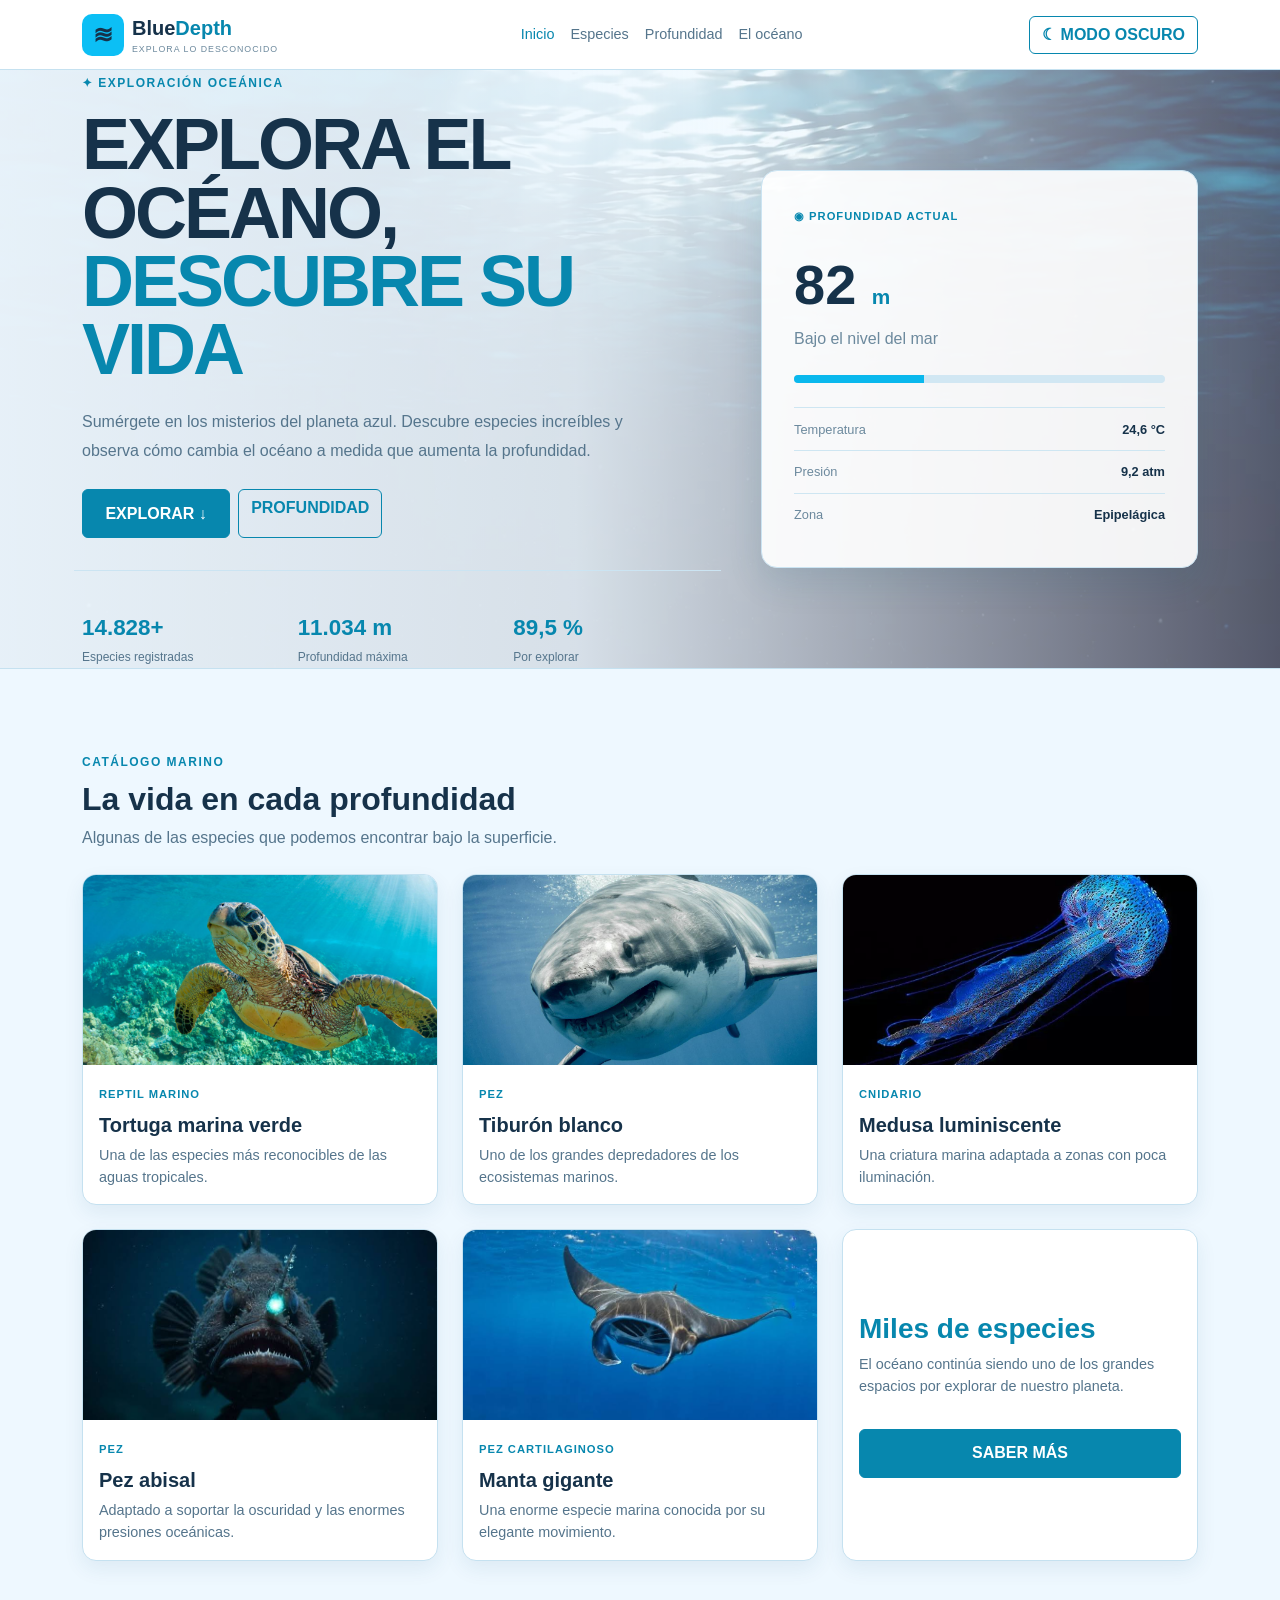
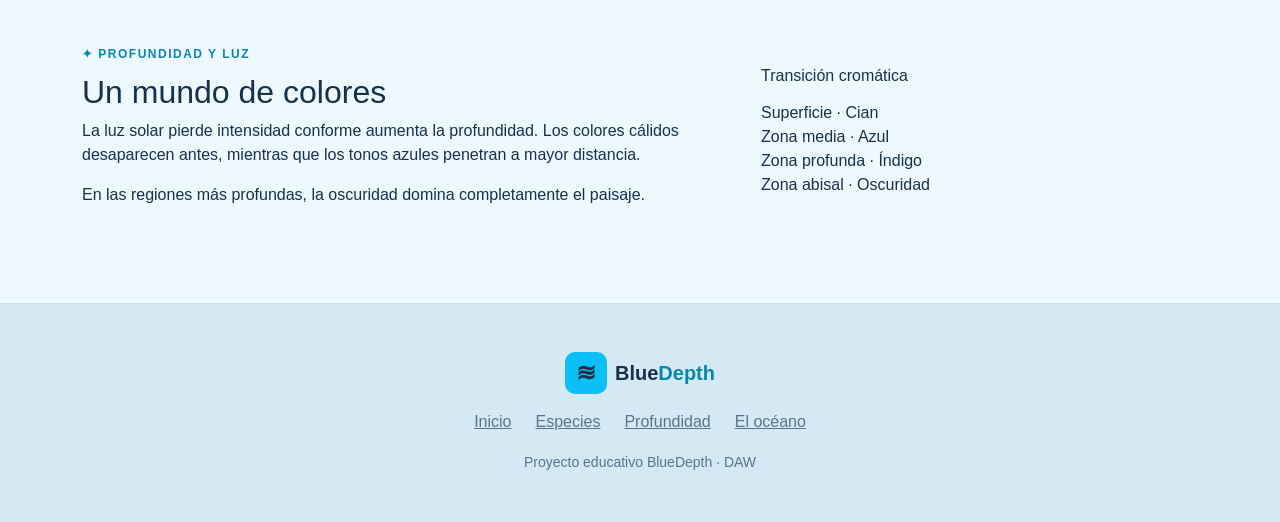
<file: index.html>
<!DOCTYPE html>
<html lang="es">

<head>
    <meta charset="UTF-8">
     <!-- Adapta correctamente la página a móviles -->
    <meta name="viewport"content="width=device-width, initial-scale=1.0">
     <!-- Redirige automáticamente a la página del modo claro -->
    <meta name="description"content="BlueDepth - Explora el océano y descubre su vida.">
    <title>BlueDepth | Explora el océano</title>
    <!-- BOOTSTRAP -->
    <link href="https://cdn.jsdelivr.net/npm/bootstrap@5.3.8/dist/css/bootstrap.min.css"rel="stylesheet">
    <!-- CSS PRINCIPAL -->
    <link rel="stylesheet" href="./scss/main.css">
    <!-- ESTILO INTERNO -->
    <style>
        body {
            min-height: 100vh;
        }
    </style>
</head>
<body>
    <!-- NAVBAR -->
    <nav class="navbar navbar-expand-lg navbar-bluedepth sticky-top">
        <div class="container">
            <!-- LOGOTIPO -->
            <a class="navbar-brand d-flex align-items-center gap-2"href="#inicio">
                <span class="logo-box">
                    ≋
                </span>
                <span>
                    <span class="brand-name">
                        Blue<span>Depth</span>
                    </span>
                    <span class="brand-subtitle">
                        EXPLORA LO DESCONOCIDO
                    </span>
                </span>
            </a>

            <!-- BOTÓN MÓVIL -->
            <button
                class="navbar-toggler"
                type="button"
                data-bs-toggle="collapse"
                data-bs-target="#menuPrincipal"
                aria-controls="menuPrincipal"
                aria-expanded="false"
                aria-label="Abrir navegación"
            >
                <span class="navbar-toggler-icon"></span>
            </button>

            <!-- MENÚ -->
            <div class="collapse navbar-collapse"id="menuPrincipal">
                <ul class="navbar-nav mx-auto mb-2 mb-lg-0">
                    <li class="nav-item">
                        <a class="nav-link active"href="#inicio">
                            Inicio
                        </a>
                    </li>
                    <li class="nav-item">
                        <a class="nav-link"href="#especies">
                            Especies
                        </a>
                    </li>
                    <li class="nav-item">
                        <a class="nav-link"href="#profundidad">
                            Profundidad
                        </a>
                    </li>
                    <li class="nav-item">
                        <a class="nav-link"href="#colores">
                            El océano
                        </a>
                    </li>
                </ul>

                <!-- CAMBIO A MODO OSCURO -->
                <a href="dark/index.html"class="btn btn-ocean-outline">
                    ☾ MODO OSCURO
                </a>
            </div>
        </div>
    </nav>

    <!-- HERO -->
    <header class="hero"id="inicio">
        <div class="container">
            <div class="row align-items-center g-5">
                <!--TEXTO -->
                <div class="col-lg-7">
                    <span class="section-label">
                        ✦ EXPLORACIÓN OCEÁNICA
                    </span>
                    <h1 class="hero-title">
                        EXPLORA EL OCÉANO,
                        <span>
                            DESCUBRE SU VIDA
                        </span>
                    </h1>
                    <p class="hero-description">
                        Sumérgete en los misterios del planeta azul.
                        Descubre especies increíbles y observa cómo
                        cambia el océano a medida que aumenta la
                        profundidad.
                    </p>
                    <div class="d-flex flex-wrap gap-2 mt-4">
                        <a href="#especies"class="btn btn-ocean">
                            EXPLORAR ↓
                        </a>
                        <a href="#profundidad"class="btn btn-ocean-outline">
                            PROFUNDIDAD
                        </a>
                    </div>

                    <!-- ESTADÍSTICAS -->
                    <div class="stats-container row g-3">
                        <div class="col-12 col-sm-4">
                            <span class="stat-number">
                                14.828+
                            </span>
                            <span class="stat-text">
                                Especies registradas
                            </span>
                        </div>
                        <div class="col-12 col-sm-4">
                            <span class="stat-number">
                                11.034 m
                            </span>
                            <span class="stat-text">
                                Profundidad máxima
                            </span>
                        </div>
                        <div class="col-12 col-sm-4">
                            <span class="stat-number">
                                89,5 %
                            </span>
                            <span class="stat-text">
                                Por explorar
                            </span>
                        </div>
                    </div>
                </div>

                <!-- PANEL DE PROFUNDIDAD -->
                <div class="col-lg-5"id="profundidad">
                    <div class="depth-panel">
                        <span class="depth-panel-title">
                            ◉ PROFUNDIDAD ACTUAL
                        </span>
                        <p class="depth-number">
                            82
                            <span>
                                m
                            </span>
                        </p>
                        <p class="depth-subtitle">
                            Bajo el nivel del mar
                        </p>
                        <div class="depth-progress">
                            <div class="depth-progress-bar"></div>
                        </div>
                        <div class="depth-info">
                            <span>
                                Temperatura
                            </span>
                            <strong>
                                24,6 °C
                            </strong>
                        </div>
                        <div class="depth-info">
                            <span>
                                Presión
                            </span>
                            <strong>
                                9,2 atm
                            </strong>
                        </div>
                        <div class="depth-info">
                            <span>
                                Zona
                            </span>
                            <strong>
                                Epipelágica
                            </strong>
                        </div>
                    </div>
                </div>
            </div>
        </div>
    </header>

    <!-- CONTENIDO PRINCIPAL -->
    <main>
        <!-- ESPECIES -->
        <section class="content-section"id="especies">
            <div class="container">
                <div class="mb-4">
                    <span class="section-label">
                        CATÁLOGO MARINO
                    </span>
                    <h2 class="section-title">
                        La vida en cada profundidad
                    </h2>
                    <p class="section-description">
                        Algunas de las especies que podemos
                        encontrar bajo la superficie.
                    </p>
                </div>

                <!-- GRID DE BOOTSTRAP -->
                <div class="row g-4">

                    <!-- TORTUGA -->
                    <div class="col-12 col-md-6 col-lg-4">
                        <article class="card ocean-card">
                            <img src="img/tortuga.jpg"class="card-img-top"alt="Tortuga marina">
                            <div class="card-body">
                                <span class="card-category">
                                    REPTIL MARINO
                                </span>
                                <h3 class="card-title h5 mt-2">
                                    Tortuga marina verde
                                </h3>
                                <p class="card-text">
                                    Una de las especies más
                                    reconocibles de las aguas
                                    tropicales.
                                </p>
                            </div>
                        </article>
                    </div>

                    <!-- TIBURÓN -->
                    <div class="col-12 col-md-6 col-lg-4">
                        <article class="card ocean-card">
                            <img src="img/tiburon.jpg"class="card-img-top"alt="Tiburón blanco">
                            <div class="card-body">
                                <span class="card-category">
                                    PEZ
                                </span>
                                <h3 class="card-title h5 mt-2">
                                    Tiburón blanco
                                </h3>
                                <p class="card-text">
                                    Uno de los grandes depredadores
                                    de los ecosistemas marinos.
                                </p>
                            </div>
                        </article>
                    </div>

                    <!-- MEDUSA -->
                    <div class="col-12 col-md-6 col-lg-4">
                        <article class="card ocean-card">
                            <img src="img/medusa.jpg"class="card-img-top"alt="Medusa luminiscente">
                            <div class="card-body">
                                <span class="card-category">
                                    CNIDARIO
                                </span>
                                <h3 class="card-title h5 mt-2">
                                    Medusa luminiscente
                                </h3>
                                <p class="card-text">
                                    Una criatura marina adaptada
                                    a zonas con poca iluminación.
                                </p>
                            </div>
                        </article>
                    </div>

                    <!-- PEZ ABISAL -->
                    <div class="col-12 col-md-6 col-lg-4">
                        <article class="card ocean-card">
                            <img src="img/pez-abisal.jpg"class="card-img-top"alt="Pez abisal">
                            <div class="card-body">
                                <span class="card-category">
                                    PEZ
                                </span>
                                <h3 class="card-title h5 mt-2">
                                    Pez abisal
                                </h3>
                                <p class="card-text">
                                    Adaptado a soportar la oscuridad
                                    y las enormes presiones oceánicas.
                                </p>
                            </div>
                        </article>
                    </div>

                    <!-- MANTA -->
                    <div class="col-12 col-md-6 col-lg-4">
                        <article class="card ocean-card">
                            <img src="img/manta.jpg"class="card-img-top"alt="Manta gigante">
                            <div class="card-body">
                                <span class="card-category">
                                    PEZ CARTILAGINOSO
                                </span>
                                <h3 class="card-title h5 mt-2">
                                    Manta gigante
                                </h3>
                                <p class="card-text">
                                    Una enorme especie marina
                                    conocida por su elegante movimiento.
                                </p>
                            </div>
                        </article>
                    </div>

                    <!-- TARJETA INFORMATIVA -->
                    <div class="col-12 col-md-6 col-lg-4">
                        <article class="card ocean-card">
                            <div class="card-body d-flex flex-column justify-content-center">

                                <!-- ESTILO INLINE -->
                                <h3 class="card-title"style="color: #0787ae;">
                                    Miles de especies
                                </h3>

                                <p class="card-text">
                                    El océano continúa siendo uno
                                    de los grandes espacios por
                                    explorar de nuestro planeta.
                                </p>

                                <a href="#colores"class="btn btn-ocean mt-3">
                                    SABER MÁS
                                </a>
                            </div>
                        </article>
                    </div>
                </div>
            </div>
        </section>

        <!-- COLORES DEL OCÉANO -->
        <section class="content-section pt-0"id="colores">
            <div class="container">
                <div class="ocean-information">
                    <div class="row align-items-center g-5">
                        <!-- TEXTO -->
                        <div class="col-lg-7">
                            <span class="section-label">
                                ✦ PROFUNDIDAD Y LUZ
                            </span>
                            <h2 class="mt-2">
                                Un mundo de colores
                            </h2>
                            <p>
                                La luz solar pierde intensidad
                                conforme aumenta la profundidad.
                                Los colores cálidos desaparecen
                                antes, mientras que los tonos
                                azules penetran a mayor distancia.
                            </p>
                            <p>
                                En las regiones más profundas,
                                la oscuridad domina completamente
                                el paisaje.
                            </p>
                        </div>

                        <!-- ESCALA DE COLORES -->
                        <div class="col-lg-5">
                            <div class="color-box">
                                <h3 class="h6 mb-3">
                                    Transición cromática
                                </h3>
                                <div class="color-line">
                                    <span class="color-circle surface-color"></span>
                                    <span>
                                        Superficie · Cian
                                    </span>
                                </div>
                                <div class="color-line">
                                    <span class="color-circle middle-color"></span>
                                    <span>
                                        Zona media · Azul
                                    </span>
                                </div>
                                <div class="color-line">
                                    <span class="color-circle deep-color"></span>
                                    <span>
                                        Zona profunda · Índigo
                                    </span>
                                </div>
                                <div class="color-line">
                                    <span class="color-circle abyss-color"></span>
                                    <span>
                                        Zona abisal · Oscuridad
                                    </span>
                                </div>
                            </div>
                        </div>
                    </div>
                </div>
            </div>
        </section>
    </main>

    <!-- FOOTER -->
    <footer class="footer-bluedepth">
        <div class="container text-center">
            <div class="d-flex justify-content-center align-items-center gap-2 mb-3">
                <span class="logo-box">
                    ≋
                </span>
                <span class="brand-name">
                    Blue<span>Depth</span>
                </span>
            </div>
            <div class="d-flex flex-wrap justify-content-center gap-4 mb-3">
                <a href="#inicio">
                    Inicio
                </a>
                <a href="#especies">
                    Especies
                </a>
                <a href="#profundidad">
                    Profundidad
                </a>
                <a href="#colores">
                    El océano
                </a>
            </div>
            <small>
                Proyecto educativo BlueDepth · DAW
            </small>
        </div>
    </footer>

    <!-- BOOTSTRAP -->
    <script
        src="https://cdn.jsdelivr.net/npm/bootstrap@5.3.8/dist/js/bootstrap.bundle.min.js"
    ></script>

</body>
</html>
</file>
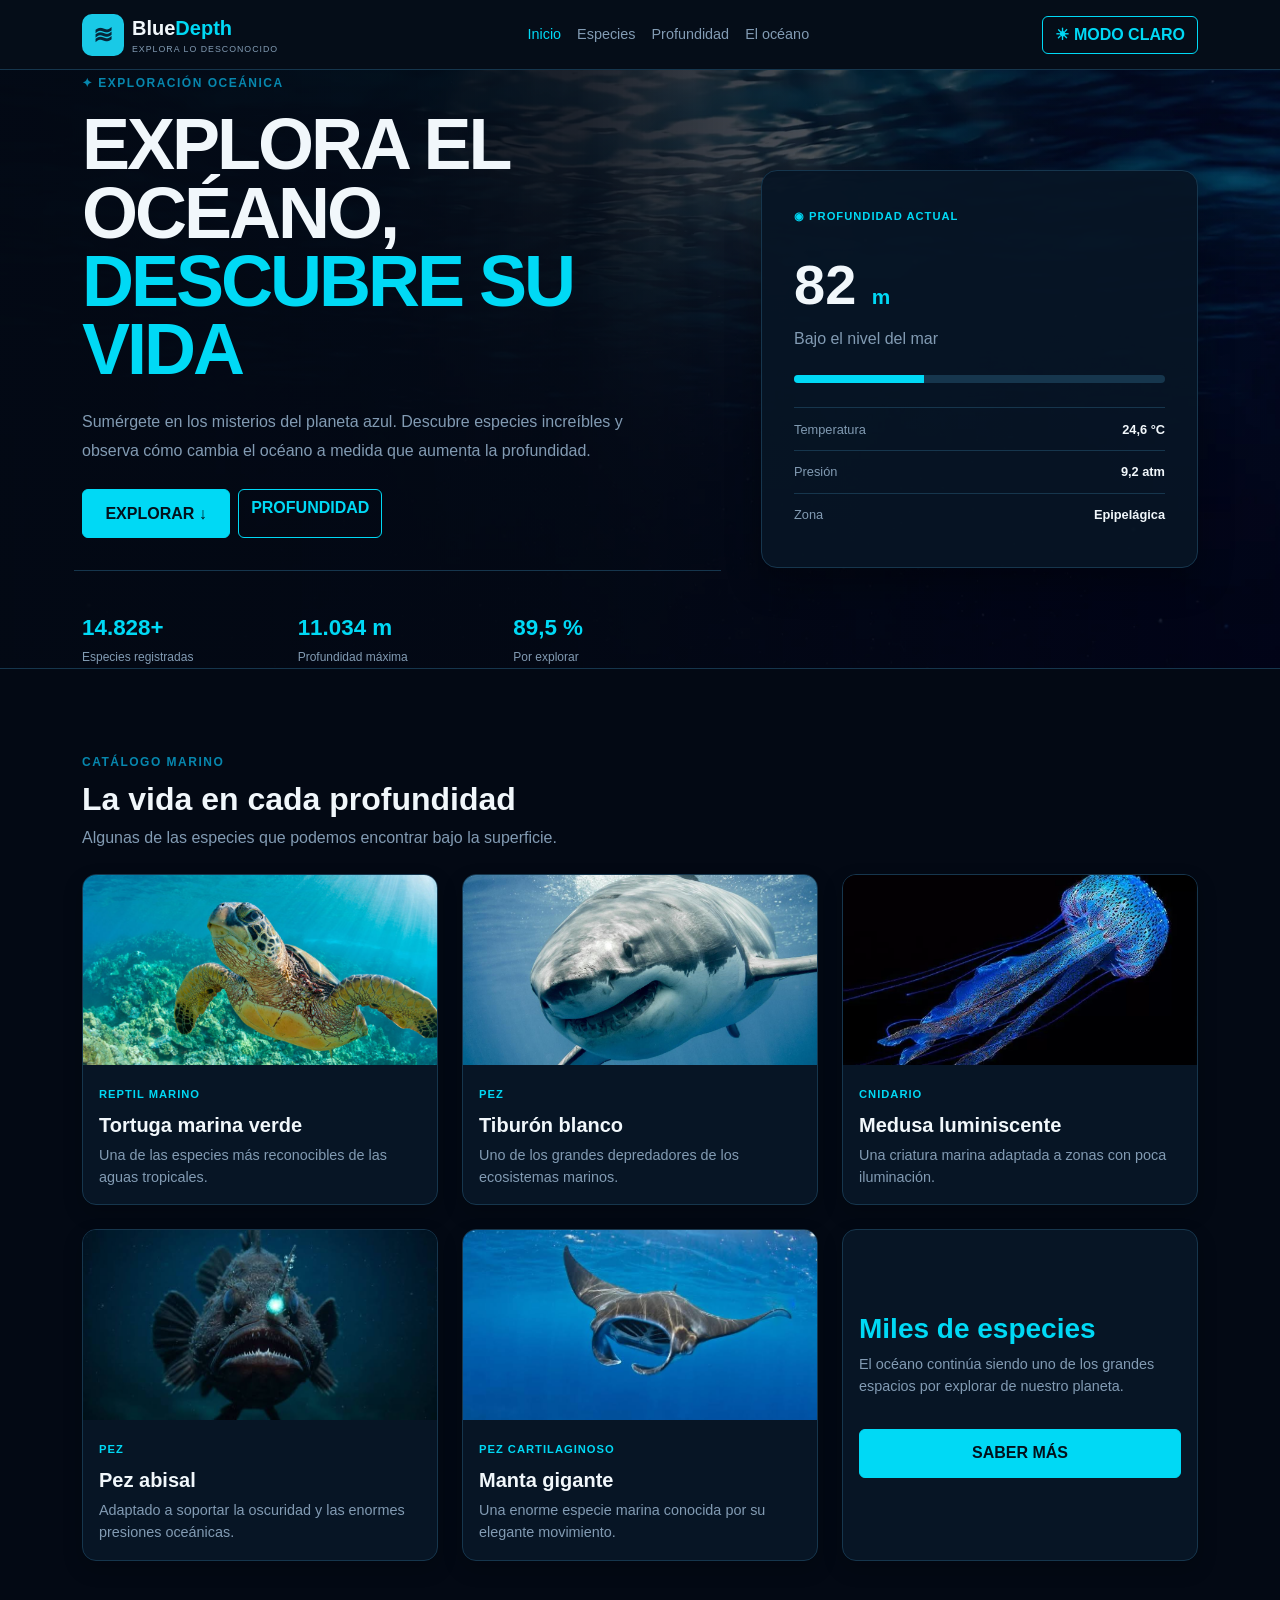
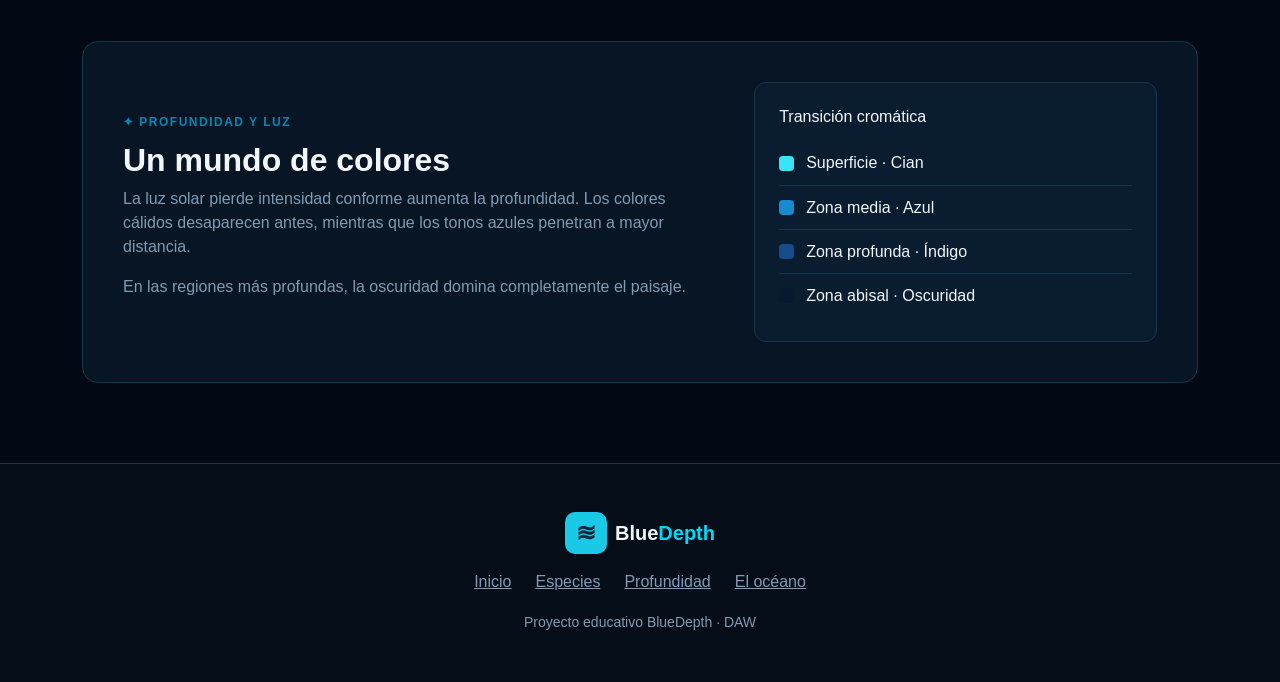
<file: dark/index.html>
<!DOCTYPE html>
<html lang="es">
<head>
    <meta charset="UTF-8">
    <!-- Adapta correctamente la página a móviles y tablets -->
    <meta name="viewport"content="width=device-width, initial-scale=1.0">
    <!-- Descripción de la página utilizada por buscadores -->
    <meta name="description"content="BlueDepth - Explora el océano y descubre su vida.">
    <title>BlueDepth | Modo oscuro</title>
    <!-- Bootstrap aporta el Grid, navbar, botones y clases responsive -->
    <link href="https://cdn.jsdelivr.net/npm/bootstrap@5.3.8/dist/css/bootstrap.min.css"rel="stylesheet">
    <!-- Carga primero los estilos principales -->
    <link rel="stylesheet"href="../css/styles.css">
    <!-- dark.css se carga después para sobrescribir los colores del tema claro -->
    <link rel="stylesheet"href="../css/dark.css">
    <!-- Estilo interno para demostrar otra forma de aplicar CSS -->
    <style>
        body {
            min-height: 100vh;
        }
    </style>
</head>
<body>
    <!-- Navbar responsive creado con Bootstrap -->
    <nav class="navbar navbar-expand-lg navbar-dark navbar-bluedepth sticky-top">
        <!-- container centra el contenido y controla su anchura -->
        <div class="container">
            <!-- LOGOTIPO -->
            <a class="navbar-brand d-flex align-items-center gap-2"href="#inicio">
                <!-- span agrupa contenido para poder aplicarle estilos -->
                <span class="logo-box">
                    ≋
                </span>
                <span>
                    <span class="brand-name">
                        Blue<span>Depth</span>
                    </span>
                    <span class="brand-subtitle">
                        EXPLORA LO DESCONOCIDO
                    </span>
                </span>
            </a>

            <!-- BOTÓN MÓVIL -->
            <!-- navbar-toggler crea el botón que abre el menú en pantallas pequeñas -->
            <button
                class="navbar-toggler"
                type="button"
                data-bs-toggle="collapse"
                data-bs-target="#menuPrincipal"
                aria-controls="menuPrincipal"
                aria-expanded="false"
                aria-label="Abrir navegación"
            >
                <span class="navbar-toggler-icon"></span>
            </button>

            <!-- MENÚ -->
            <!-- collapse permite ocultar y desplegar el menú en móvil -->
            <div class="collapse navbar-collapse"id="menuPrincipal">
                <!-- navbar-nav crea el menú y mx-auto lo centra -->
                <ul class="navbar-nav mx-auto mb-2 mb-lg-0">
                    <li class="nav-item">
                        <a class="nav-link active"href="#inicio">
                            Inicio
                        </a>
                    </li>
                    <li class="nav-item">
                        <a class="nav-link"href="#especies">
                            Especies
                        </a>
                    </li>
                    <li class="nav-item">
                        <a class="nav-link"href="#profundidad">
                            Profundidad
                        </a>
                    </li>
                    <li class="nav-item">
                        <a class="nav-link"href="#colores">
                            El océano
                        </a>
                    </li>
                </ul>

                <!-- CAMBIO A MODO CLARO -->
                <a href="../light/index.html"class="btn btn-ocean-outline">
                    ☀ MODO CLARO
                </a>
            </div>
        </div>
    </nav>

    <!-- HERO -->
    <header class="hero"id="inicio">
        <div class="container">
            <!-- row crea una fila dentro del Grid de Bootstrap -->
            <div class="row align-items-center g-5">
                
                <!-- TEXTO -->
                <!-- col-lg-7 ocupa 7 de las 12 columnas en pantallas grandes -->
                <div class="col-lg-7">
                    <span class="section-label">
                        ✦ EXPLORACIÓN OCEÁNICA
                    </span>

                    <h1 class="hero-title">
                        EXPLORA EL OCÉANO,
                        <span>
                            DESCUBRE SU VIDA
                        </span>
                    </h1>

                    <p class="hero-description">
                        Sumérgete en los misterios del planeta azul.
                        Descubre especies increíbles y observa cómo
                        cambia el océano a medida que aumenta la
                        profundidad.
                    </p>

                    <!-- d-flex activa Flexbox y gap-2 separa los botones -->
                    <div class="d-flex flex-wrap gap-2 mt-4">
                        <a href="#especies"class="btn btn-ocean">
                            EXPLORAR ↓
                        </a>

                        <a href="#profundidad"class="btn btn-ocean-outline">
                            PROFUNDIDAD
                        </a>
                    </div>

                    <!-- ESTADÍSTICAS -->
                    <!-- Las columnas cambian de tamaño dependiendo de la pantalla -->
                    <div class="stats-container row g-3">
                        <div class="col-12 col-sm-4">
                            <span class="stat-number">
                                14.828+
                            </span>
                            <span class="stat-text">
                                Especies registradas
                            </span>
                        </div>

                        <div class="col-12 col-sm-4">
                            <span class="stat-number">
                                11.034 m
                            </span>
                            <span class="stat-text">
                                Profundidad máxima
                            </span>
                        </div>

                        <div class="col-12 col-sm-4">
                            <span class="stat-number">
                                89,5 %
                            </span>
                            <span class="stat-text">
                                Por explorar
                            </span>
                        </div>
                    </div>
                </div>

                <!-- PANEL DE PROFUNDIDAD -->
                <!-- col-lg-5 completa las 12 columnas junto con col-lg-7 -->
                <div class="col-lg-5"id="profundidad">
                    <div class="depth-panel">
                        <span class="depth-panel-title">
                            ◉ PROFUNDIDAD ACTUAL
                        </span>
                        <p class="depth-number">
                            82
                            <span>
                                m
                            </span>
                        </p>
                        <p class="depth-subtitle">
                            Bajo el nivel del mar
                        </p>
                        <!-- Barra visual que representa la profundidad -->
                        <div class="depth-progress">
                            <div class="depth-progress-bar">

                            </div>
                        </div>
                        <div class="depth-info">
                            <span>
                                Temperatura
                            </span>
                            <strong>
                                24,6 °C
                            </strong>
                        </div>

                        <div class="depth-info">
                            <span>
                                Presión
                            </span>
                            <strong>
                                9,2 atm
                            </strong>
                        </div>
                        <div class="depth-info">
                            <span>
                                Zona
                            </span>
                            <strong>
                                Epipelágica
                            </strong>
                        </div>
                    </div>
                </div>
            </div>
        </div>
    </header>

    <!-- CONTENIDO PRINCIPAL -->
    <!-- main contiene el contenido principal de la web -->
    <main>

        <!-- ESPECIES -->
        <section class="content-section"id="especies">
            <div class="container">
                <div class="mb-4">
                    <span class="section-label">
                        CATÁLOGO MARINO
                    </span>
                    <h2 class="section-title">
                        La vida en cada profundidad
                    </h2>
                    <p class="section-description">
                        Algunas de las especies que podemos
                        encontrar bajo la superficie.
                    </p>
                </div>

                <!-- GRID BOOTSTRAP -->
                <!-- 1 columna en móvil, 2 en tablet y 3 en escritorio -->
                <div class="row g-4">

                    <!-- TORTUGA -->
                    <!-- card es de Bootstrap y ocean-card añade nuestros estilos -->
                    <div class="col-12 col-md-6 col-lg-4">
                        <article class="card ocean-card">
                            <img src="../img/tortuga.jpg"class="card-img-top"alt="Tortuga marina">
                            <div class="card-body">
                                <span class="card-category">
                                    REPTIL MARINO
                                </span>
                                <h3 class="card-title h5 mt-2">
                                    Tortuga marina verde
                                </h3>
                                <p class="card-text">
                                    Una de las especies más
                                    reconocibles de las aguas
                                    tropicales.
                                </p>
                            </div>
                        </article>
                    </div>

                    <!-- TIBURÓN -->
                    <div class="col-12 col-md-6 col-lg-4">
                        <article class="card ocean-card">
                            <img src="../img/tiburon.jpg"class="card-img-top"alt="Tiburón blanco">
                            <div class="card-body">
                                <span class="card-category">
                                    PEZ
                                </span>
                                <h3 class="card-title h5 mt-2">
                                    Tiburón blanco
                                </h3>
                                <p class="card-text">
                                    Uno de los grandes depredadores
                                    de los ecosistemas marinos.
                                </p>
                            </div>
                        </article>
                    </div>

                    <!-- MEDUSA -->
                    <div class="col-12 col-md-6 col-lg-4">
                        <article class="card ocean-card">
                            <img src="../img/medusa.jpg"class="card-img-top"alt="Medusa luminiscente">
                            <div class="card-body">
                                <span class="card-category">
                                    CNIDARIO
                                </span>
                                <h3 class="card-title h5 mt-2">
                                    Medusa luminiscente
                                </h3>
                                <p class="card-text">
                                    Una criatura marina adaptada
                                    a zonas con poca iluminación.
                                </p>
                            </div>
                        </article>
                    </div>

                    <!-- PEZ ABISAL -->
                    <div class="col-12 col-md-6 col-lg-4">
                        <article class="card ocean-card">
                            <img src="../img/pez-abisal.jpg"class="card-img-top"alt="Pez abisal">
                            <div class="card-body">
                                <span class="card-category">
                                    PEZ
                                </span>
                                <h3 class="card-title h5 mt-2">
                                    Pez abisal
                                </h3>
                                <p class="card-text">
                                    Adaptado a soportar la oscuridad
                                    y las enormes presiones oceánicas.
                                </p>
                            </div>
                        </article>
                    </div>

                    <!-- MANTA GIGANTE -->
                    <div class="col-12 col-md-6 col-lg-4">
                        <article class="card ocean-card">
                            <img src="../img/manta.jpg"class="card-img-top"alt="Manta gigante">
                            <div class="card-body">
                                <span class="card-category">
                                    PEZ CARTILAGINOSO
                                </span>
                                <h3 class="card-title h5 mt-2">
                                    Manta gigante
                                </h3>
                                <p class="card-text">
                                    Una enorme especie marina
                                    conocida por su elegante movimiento.
                                </p>
                            </div>
                        </article>
                    </div>

                    <!-- CARD INFORMATIVA -->
                    <div class="col-12 col-md-6 col-lg-4">
                        <article class="card ocean-card">
                            <!-- d-flex y flex-column colocan el contenido verticalmente -->
                            <div class="card-body d-flex flex-column justify-content-center">
                                
                                <!-- ESTILO INLINE -->
                                <!-- El estilo inline tiene prioridad sobre los estilos externos -->
                                <h3 class="card-title"style="color: #00d9f5;">
                                    Miles de especies
                                </h3>
                                <p class="card-text">
                                    El océano continúa siendo uno
                                    de los grandes espacios por
                                    explorar de nuestro planeta.
                                </p>

                                <a href="#colores"class="btn btn-ocean mt-3">
                                    SABER MÁS
                                </a>
                            </div>
                        </article>
                    </div>
                </div>
            </div>
        </section>

        <!-- COLORES DEL OCÉANO -->
        <section class="content-section pt-0"id="colores">
            <div class="container">
                <div class="ocean-information">
                    <div class="row align-items-center g-5">
                        <!-- TEXTO -->
                        <div class="col-lg-7">
                            <span class="section-label">
                                ✦ PROFUNDIDAD Y LUZ
                            </span>
                            <h2 class="mt-2">
                                Un mundo de colores
                            </h2>
                            <p>
                                La luz solar pierde intensidad
                                conforme aumenta la profundidad.
                                Los colores cálidos desaparecen
                                antes, mientras que los tonos
                                azules penetran a mayor distancia.
                            </p>
                            <p>
                                En las regiones más profundas,
                                la oscuridad domina completamente
                                el paisaje.
                            </p>
                        </div>

                        <!-- ESCALA DE COLORES -->
                        <div class="col-lg-5">
                            <div class="color-box">
                                <h3 class="h6 mb-3">
                                    Transición cromática
                                </h3>
                                <div class="color-line">
                                    <span class="color-circle surface-color"></span>
                                    <span>
                                        Superficie · Cian
                                    </span>
                                </div>
                                <div class="color-line">
                                    <span class="color-circle middle-color"></span>
                                    <span>
                                        Zona media · Azul
                                    </span>
                                </div>
                                <div class="color-line">
                                    <span class="color-circle deep-color"></span>
                                    <span>
                                        Zona profunda · Índigo
                                    </span>
                                </div>
                                <div class="color-line">
                                    <span class="color-circle abyss-color"></span>
                                    <span>
                                        Zona abisal · Oscuridad
                                    </span>
                                </div>
                            </div>
                        </div>
                    </div>
                </div>
            </div>
        </section>
    </main>

    <!-- FOOTER -->
    <!-- footer representa el pie de página -->
    <footer class="footer-bluedepth">
        <div class="container text-center">
            <div class="d-flex justify-content-center align-items-center gap-2 mb-3">
                <span class="logo-box">
                    ≋
                </span>
                <span class="brand-name">
                    Blue<span>Depth</span>
                </span>
            </div>
            <div class="d-flex flex-wrap justify-content-center gap-4 mb-3">
                <a href="#inicio">
                    Inicio
                </a>
                <a href="#especies">
                    Especies
                </a>
                <a href="#profundidad">
                    Profundidad
                </a>
                <a href="#colores">
                    El océano
                </a>
            </div>
            <small>
                Proyecto educativo BlueDepth · DAW
            </small>
        </div>
    </footer>

    <!-- JavaScript de Bootstrap necesario para el menú móvil -->
    <script src="https://cdn.jsdelivr.net/npm/bootstrap@5.3.8/dist/js/bootstrap.bundle.min.js"></script>
</body>
</html>
</file>
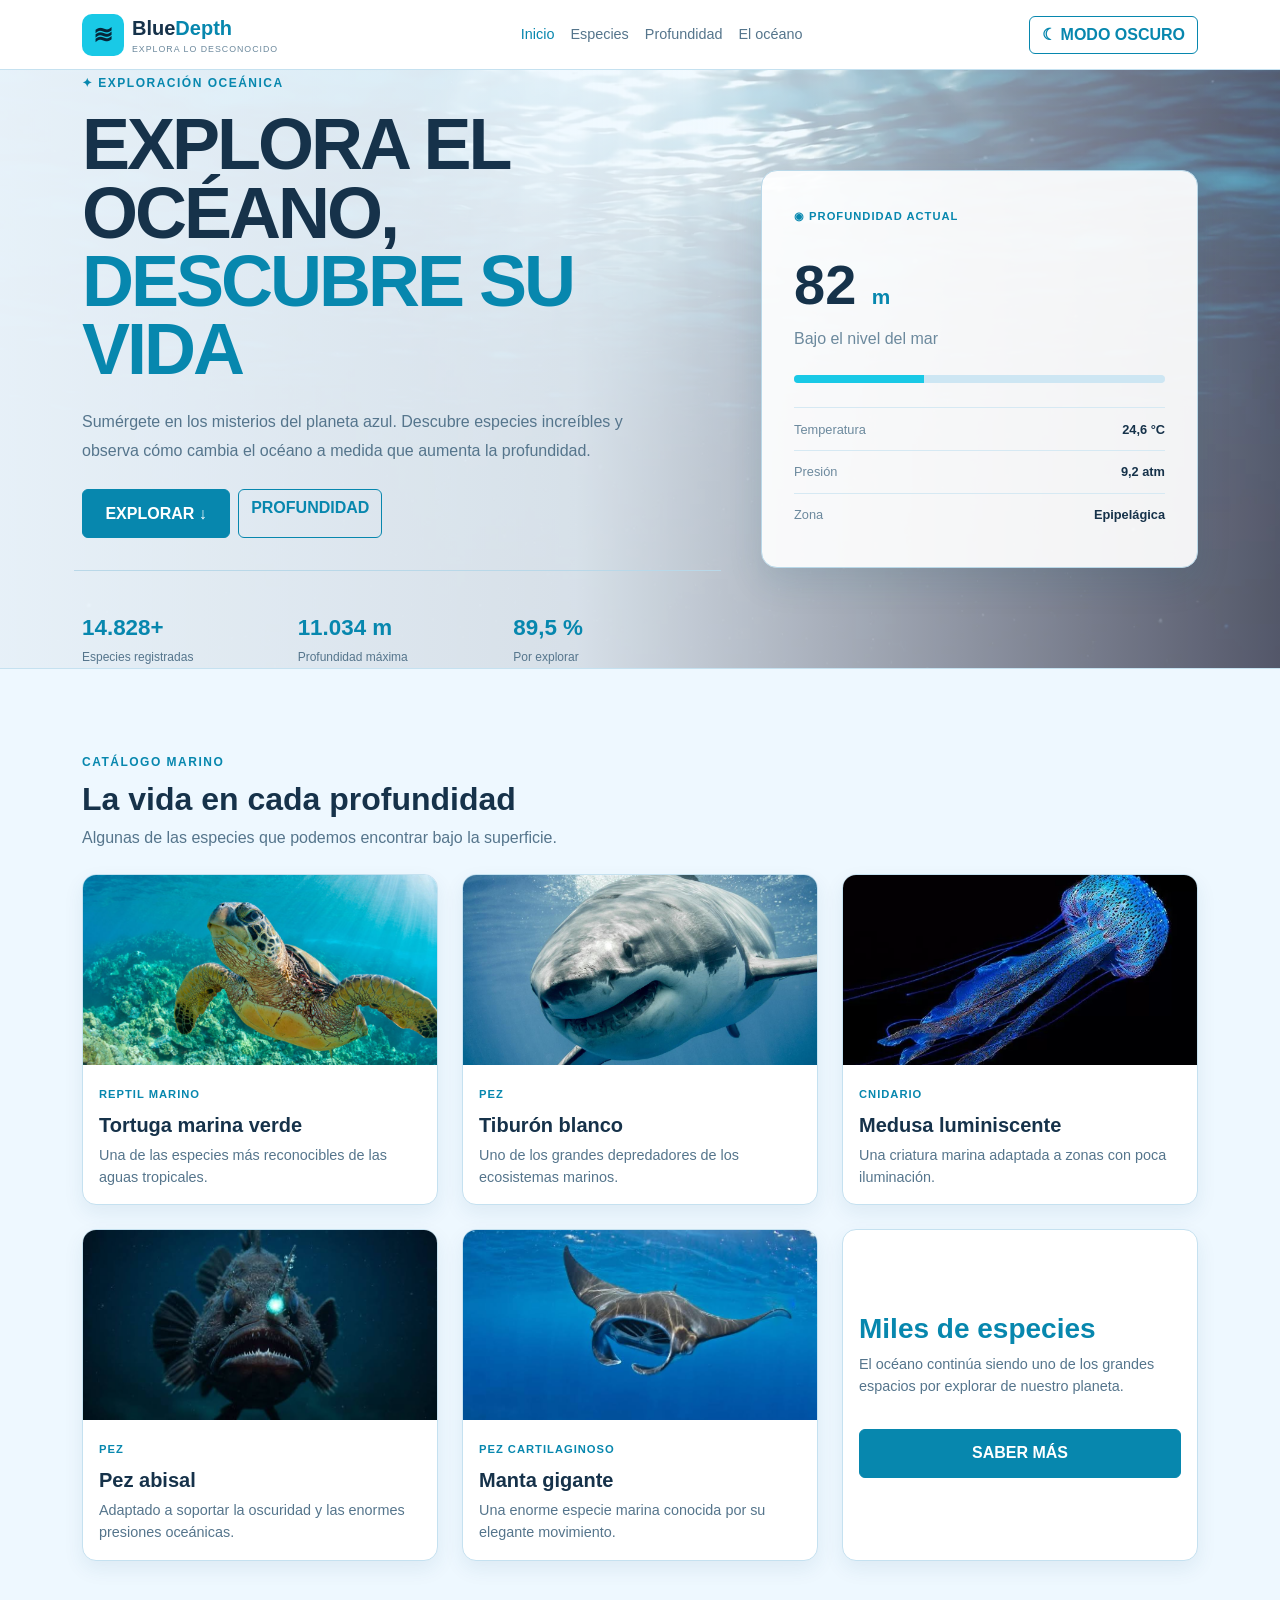
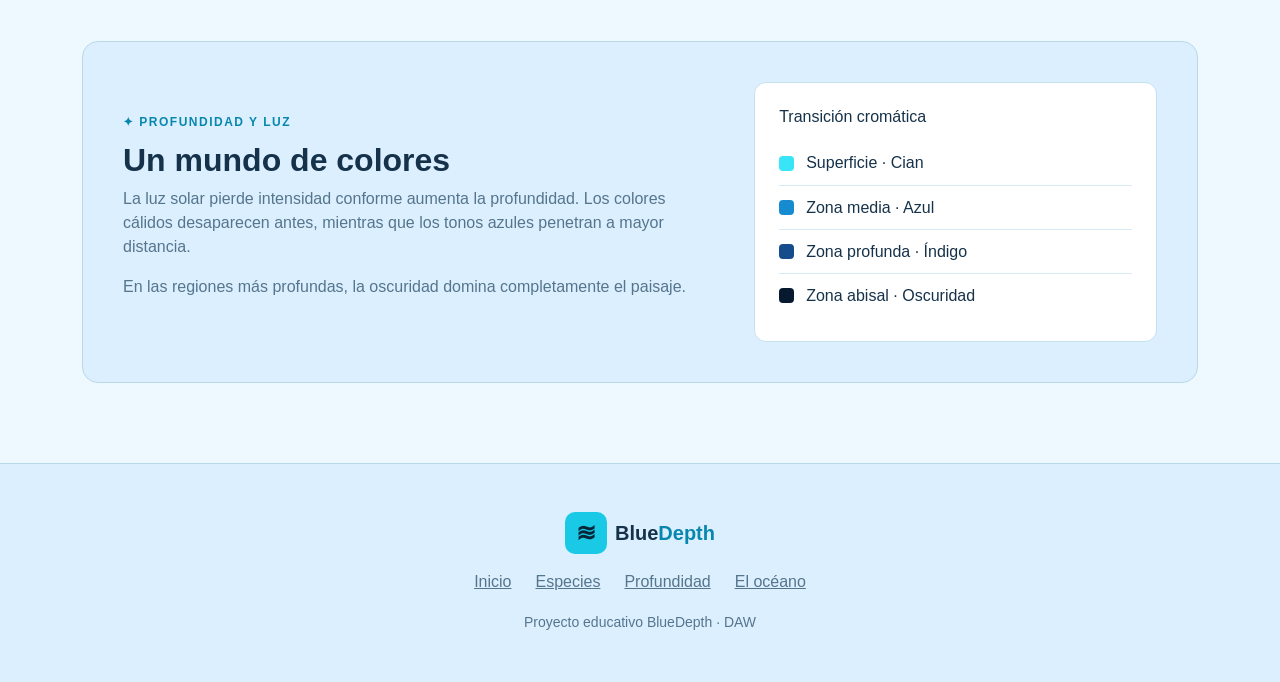
<file: light/index.html>
<!DOCTYPE html>
<html lang="es">
<head>
    <meta charset="UTF-8">
    <!-- Adapta la página correctamente a móviles y tablets -->
    <meta name="viewport"content="width=device-width, initial-scale=1.0">
    <!-- Descripción de la página utilizada por buscadores -->
    <meta name="description"content="BlueDepth - Explora el océano y descubre su vida.">
    <title>BlueDepth | Modo claro</title>
    <!-- Bootstrap aporta el Grid, navbar, botones y clases responsive -->
    <link href="https://cdn.jsdelivr.net/npm/bootstrap@5.3.8/dist/css/bootstrap.min.css"rel="stylesheet">
    <!-- Carga los estilos principales de la página -->
    <link rel="stylesheet" href="../css/styles.css">
    <!-- Estilo interno para demostrar otra forma de aplicar CSS -->
    <style>
        body {
            min-height: 100vh;
        }
    </style>
</head>
<body>
    <!-- Navbar responsive creado con Bootstrap -->
    <nav class="navbar navbar-expand-lg navbar-bluedepth sticky-top">
        <!-- container centra el contenido y controla su anchura -->
        <div class="container">
            <!-- LOGOTIPO -->
            <a class="navbar-brand d-flex align-items-center gap-2"href="#inicio">
                <!-- span agrupa contenido para poder aplicarle estilos -->
                <span class="logo-box">
                    ≋
                </span>
                <span>
                    <span class="brand-name">
                        Blue<span>Depth</span>
                    </span>
                    <span class="brand-subtitle">
                        EXPLORA LO DESCONOCIDO
                    </span>
                </span>
            </a>

            <!-- BOTÓN MÓVIL -->
            <!-- navbar-toggler crea el botón que abre el menú en pantallas pequeñas -->
            <button
                class="navbar-toggler"
                type="button"
                data-bs-toggle="collapse"
                data-bs-target="#menuPrincipal"
                aria-controls="menuPrincipal"
                aria-expanded="false"
                aria-label="Abrir navegación"
            >
                <span class="navbar-toggler-icon"></span>
            </button>

            <!-- MENÚ -->
            <!-- collapse permite ocultar y desplegar el menú en móvil -->
            <div class="collapse navbar-collapse"id="menuPrincipal">
                <!-- navbar-nav crea el menú y mx-auto lo centra -->
                <ul class="navbar-nav mx-auto mb-2 mb-lg-0">
                    <li class="nav-item">
                        <a class="nav-link active"href="#inicio">
                            Inicio
                        </a>
                    </li>
                    <li class="nav-item">
                        <a class="nav-link"href="#especies">
                            Especies
                        </a>
                    </li>
                    <li class="nav-item">
                        <a class="nav-link"href="#profundidad">
                            Profundidad
                        </a>
                    </li>
                    <li class="nav-item">
                        <a class="nav-link"href="#colores">
                            El océano
                        </a>
                    </li>
                </ul>

                <!-- CAMBIO A MODO OSCURO -->
                <a href="../dark/index.html"class="btn btn-ocean-outline">
                    ☾ MODO OSCURO
                </a>
            </div>
        </div>
    </nav>

    <!-- HERO -->
    <header class="hero"id="inicio">
        <div class="container">
            <!-- row crea una fila dentro del Grid de Bootstrap -->
            <div class="row align-items-center g-5">
                
                <!-- TEXTO -->
                <!-- col-lg-7 ocupa 7 de las 12 columnas en pantallas grandes -->
                <div class="col-lg-7">
                    <span class="section-label">
                        ✦ EXPLORACIÓN OCEÁNICA
                    </span>

                    <h1 class="hero-title">
                        EXPLORA EL OCÉANO,
                        <span>
                            DESCUBRE SU VIDA
                        </span>
                    </h1>

                    <p class="hero-description">
                        Sumérgete en los misterios del planeta azul.
                        Descubre especies increíbles y observa cómo
                        cambia el océano a medida que aumenta la
                        profundidad.
                    </p>

                    <!-- d-flex activa Flexbox y gap-2 separa los botones -->
                    <div class="d-flex flex-wrap gap-2 mt-4">
                        <a href="#especies"class="btn btn-ocean">
                            EXPLORAR ↓
                        </a>

                        <a href="#profundidad"class="btn btn-ocean-outline">
                            PROFUNDIDAD
                        </a>
                    </div>

                    <!-- ESTADÍSTICAS -->
                    <!-- Las columnas cambian de tamaño dependiendo de la pantalla -->
                    <div class="stats-container row g-3">
                        <div class="col-12 col-sm-4">
                            <span class="stat-number">
                                14.828+
                            </span>
                            <span class="stat-text">
                                Especies registradas
                            </span>
                        </div>

                        <div class="col-12 col-sm-4">
                            <span class="stat-number">
                                11.034 m
                            </span>
                            <span class="stat-text">
                                Profundidad máxima
                            </span>
                        </div>

                        <div class="col-12 col-sm-4">
                            <span class="stat-number">
                                89,5 %
                            </span>
                            <span class="stat-text">
                                Por explorar
                            </span>
                        </div>
                    </div>
                </div>

                <!-- PANEL DE PROFUNDIDAD -->
                <!-- col-lg-5 completa las 12 columnas junto con col-lg-7 -->
                <div class="col-lg-5"id="profundidad">
                    <div class="depth-panel">
                        <span class="depth-panel-title">
                            ◉ PROFUNDIDAD ACTUAL
                        </span>
                        <p class="depth-number">
                            82
                            <span>
                                m
                            </span>
                        </p>
                        <p class="depth-subtitle">
                            Bajo el nivel del mar
                        </p>
                        <!-- Barra visual que representa la profundidad -->
                        <div class="depth-progress">
                            <div class="depth-progress-bar">

                            </div>
                        </div>
                        <div class="depth-info">
                            <span>
                                Temperatura
                            </span>
                            <strong>
                                24,6 °C
                            </strong>
                        </div>

                        <div class="depth-info">
                            <span>
                                Presión
                            </span>
                            <strong>
                                9,2 atm
                            </strong>
                        </div>
                        <div class="depth-info">
                            <span>
                                Zona
                            </span>
                            <strong>
                                Epipelágica
                            </strong>
                        </div>
                    </div>
                </div>
            </div>
        </div>
    </header>

    <!-- CONTENIDO PRINCIPAL -->
    <!-- main contiene el contenido principal de la web -->
    <main>

        <!-- ESPECIES -->
        <section class="content-section"id="especies">
            <div class="container">
                <div class="mb-4">
                    <span class="section-label">
                        CATÁLOGO MARINO
                    </span>
                    <h2 class="section-title">
                        La vida en cada profundidad
                    </h2>
                    <p class="section-description">
                        Algunas de las especies que podemos
                        encontrar bajo la superficie.
                    </p>
                </div>

                <!-- GRID BOOTSTRAP -->
                <!-- 1 columna en móvil, 2 en tablet y 3 en escritorio -->
                <div class="row g-4">

                    <!-- TORTUGA -->
                    <!-- card es de Bootstrap y ocean-card añade nuestros estilos -->
                    <div class="col-12 col-md-6 col-lg-4">
                        <article class="card ocean-card">
                            <img src="../img/tortuga.jpg"class="card-img-top"alt="Tortuga marina">
                            <div class="card-body">
                                <span class="card-category">
                                    REPTIL MARINO
                                </span>
                                <h3 class="card-title h5 mt-2">
                                    Tortuga marina verde
                                </h3>
                                <p class="card-text">
                                    Una de las especies más
                                    reconocibles de las aguas
                                    tropicales.
                                </p>
                            </div>
                        </article>
                    </div>

                    <!-- TIBURÓN -->
                    <div class="col-12 col-md-6 col-lg-4">
                        <article class="card ocean-card">
                            <img src="../img/tiburon.jpg"class="card-img-top"alt="Tiburón blanco">
                            <div class="card-body">
                                <span class="card-category">
                                    PEZ
                                </span>
                                <h3 class="card-title h5 mt-2">
                                    Tiburón blanco
                                </h3>
                                <p class="card-text">
                                    Uno de los grandes depredadores
                                    de los ecosistemas marinos.
                                </p>
                            </div>
                        </article>
                    </div>

                    <!-- MEDUSA -->
                    <div class="col-12 col-md-6 col-lg-4">
                        <article class="card ocean-card">
                            <img src="../img/medusa.jpg"class="card-img-top"alt="Medusa luminiscente">
                            <div class="card-body">
                                <span class="card-category">
                                    CNIDARIO
                                </span>
                                <h3 class="card-title h5 mt-2">
                                    Medusa luminiscente
                                </h3>
                                <p class="card-text">
                                    Una criatura marina adaptada
                                    a zonas con poca iluminación.
                                </p>
                            </div>
                        </article>
                    </div>

                    <!-- PEZ ABISAL -->
                    <div class="col-12 col-md-6 col-lg-4">
                        <article class="card ocean-card">
                            <img src="../img/pez-abisal.jpg"class="card-img-top"alt="Pez abisal">
                            <div class="card-body">
                                <span class="card-category">
                                    PEZ
                                </span>
                                <h3 class="card-title h5 mt-2">
                                    Pez abisal
                                </h3>
                                <p class="card-text">
                                    Adaptado a soportar la oscuridad
                                    y las enormes presiones oceánicas.
                                </p>
                            </div>
                        </article>
                    </div>

                    <!-- MANTA GIGANTE -->
                    <div class="col-12 col-md-6 col-lg-4">
                        <article class="card ocean-card">
                            <img src="../img/manta.jpg"class="card-img-top"alt="Manta gigante">
                            <div class="card-body">
                                <span class="card-category">
                                    PEZ CARTILAGINOSO
                                </span>
                                <h3 class="card-title h5 mt-2">
                                    Manta gigante
                                </h3>
                                <p class="card-text">
                                    Una enorme especie marina
                                    conocida por su elegante movimiento.
                                </p>
                            </div>
                        </article>
                    </div>

                    <!-- CARD INFORMATIVA -->
                    <div class="col-12 col-md-6 col-lg-4">
                        <article class="card ocean-card">
                            <!-- d-flex y flex-column colocan el contenido verticalmente -->
                            <div class="card-body d-flex flex-column justify-content-center">
                                
                                <!-- ESTILO INLINE -->
                                <!-- El estilo inline tiene prioridad sobre los estilos externos -->
                                <h3 class="card-title"style="color: #0787ae;">
                                    Miles de especies
                                </h3>
                                <p class="card-text">
                                    El océano continúa siendo uno
                                    de los grandes espacios por
                                    explorar de nuestro planeta.
                                </p>

                                <a href="#colores"class="btn btn-ocean mt-3">
                                    SABER MÁS
                                </a>
                            </div>
                        </article>
                    </div>
                </div>
            </div>
        </section>

        <!-- COLORES DEL OCÉANO -->
        <section class="content-section pt-0"id="colores">
            <div class="container">
                <div class="ocean-information">
                    <div class="row align-items-center g-5">
                        <!-- TEXTO -->
                        <div class="col-lg-7">
                            <span class="section-label">
                                ✦ PROFUNDIDAD Y LUZ
                            </span>
                            <h2 class="mt-2">
                                Un mundo de colores
                            </h2>
                            <p>
                                La luz solar pierde intensidad
                                conforme aumenta la profundidad.
                                Los colores cálidos desaparecen
                                antes, mientras que los tonos
                                azules penetran a mayor distancia.
                            </p>
                            <p>
                                En las regiones más profundas,
                                la oscuridad domina completamente
                                el paisaje.
                            </p>
                        </div>

                        <!-- ESCALA DE COLORES -->
                        <div class="col-lg-5">
                            <div class="color-box">
                                <h3 class="h6 mb-3">
                                    Transición cromática
                                </h3>
                                <div class="color-line">
                                    <span class="color-circle surface-color"></span>
                                    <span>
                                        Superficie · Cian
                                    </span>
                                </div>
                                <div class="color-line">
                                    <span class="color-circle middle-color"></span>
                                    <span>
                                        Zona media · Azul
                                    </span>
                                </div>
                                <div class="color-line">
                                    <span class="color-circle deep-color"></span>
                                    <span>
                                        Zona profunda · Índigo
                                    </span>
                                </div>
                                <div class="color-line">
                                    <span class="color-circle abyss-color"></span>
                                    <span>
                                        Zona abisal · Oscuridad
                                    </span>
                                </div>
                            </div>
                        </div>
                    </div>
                </div>
            </div>
        </section>
    </main>

    <!-- FOOTER -->
    <!-- footer representa el pie de página -->
    <footer class="footer-bluedepth">
        <div class="container text-center">
            <div class="d-flex justify-content-center align-items-center gap-2 mb-3">
                <span class="logo-box">
                    ≋
                </span>
                <span class="brand-name">
                    Blue<span>Depth</span>
                </span>
            </div>
            <div class="d-flex flex-wrap justify-content-center gap-4 mb-3">
                <a href="#inicio">
                    Inicio
                </a>
                <a href="#especies">
                    Especies
                </a>
                <a href="#profundidad">
                    Profundidad
                </a>
                <a href="#colores">
                    El océano
                </a>
            </div>
            <small>
                Proyecto educativo BlueDepth · DAW
            </small>
        </div>
    </footer>

    <!-- JavaScript de Bootstrap necesario para el menú móvil -->
    <script src="https://cdn.jsdelivr.net/npm/bootstrap@5.3.8/dist/js/bootstrap.bundle.min.js"></script>
</body>
</html>
</file>
<file: scss/main.css>
* {
  box-sizing: border-box;
}

html {
  scroll-behavior: smooth;
}

body {
  margin: 0;
  background-color: #eef8ff;
  color: #16324a;
  font-family: Arial, Helvetica, sans-serif;
}

.text-blue {
  background-color: rgb(8.9723756906, 173.0386740331, 223.0276243094);
}

.text-muted-custom {
  color: #55758c;
}

.section-label {
  color: #0787ae;
  font-size: 0.75rem;
  font-weight: bold;
  letter-spacing: 1.5px;
}

.navbar-bluedepth {
  background-color: #fff;
  border-bottom: 1px solid #c5e1f0;
}

.logo-box {
  width: 42px;
  height: 42px;
  display: flex;
  align-items: center;
  justify-content: center;
  background-color: rgb(12.2651933702, 190.8287292818, 245.2348066298);
  color: #16324a;
  border-radius: 10px;
  font-size: 1.5rem;
  font-weight: bold;
}

.brand-name {
  color: #16324a;
  font-size: 1.25rem;
  font-weight: bold;
}
.brand-name span {
  color: #0787ae;
}

.brand-subtitle {
  display: block;
  color: #6c899d;
  font-size: 0.55rem;
  letter-spacing: 1px;
}

.navbar-bluedepth .nav-link {
  color: #55758c;
  font-size: 0.9rem;
}
.navbar-bluedepth .nav-link:hover {
  background-color: rgb(8.9723756906, 173.0386740331, 223.0276243094);
}

.navbar-bluedepth .nav-link.active {
  color: #0787ae;
}

.btn-ocean {
  background-color: #0787ae;
  border-color: #0787ae;
  color: #fff;
  font-weight: bold;
  padding: 0.7rem 1.4rem;
}
.btn-ocean:hover {
  background-color: rgb(6.3, 121.5, 156.6);
  border-color: rgb(6.3, 121.5, 156.6);
}

.btn-ocean-outline {
  background-color: transparent;
  border: 1px solid #0787ae;
  color: #0787ae;
  font-weight: bold;
}
.btn-ocean-outline:hover {
  background-color: #0787ae;
  color: #fff;
}

.hero {
  min-height: 32.5rem;
  display: flex;
  align-items: center;
  position: relative;
  background-image: linear-gradient(90deg, rgba(238, 248, 255, 0.97) 0%, rgba(238, 248, 255, 0.9) 45%, rgba(238, 248, 255, 0.35) 100%), url("../img/hero-oceano.jpg");
  background-size: cover;
  background-position: center;
  border-bottom: 1px solid #c5e1f0;
}

.hero-title {
  max-width: 700px;
  margin-top: 1rem;
  color: #16324a;
  font-size: clamp(2.5rem, 6vw, 4.5rem);
  font-weight: 900;
  line-height: 0.95;
  letter-spacing: -3px;
}
.hero-title span {
  color: #0787ae;
}

.hero-description {
  max-width: 570px;
  margin-top: 1.5rem;
  color: #55758c;
  line-height: 1.8;
}

.stats-container {
  max-width: 650px;
  margin-top: 2rem;
  padding-top: 1.5rem;
  border-top: 1px solid rgb(202.8, 228, 241.5);
}

.stat-number {
  display: block;
  color: #0787ae;
  font-size: 1.4rem;
  font-weight: bold;
}

.stat-text {
  color: #55758c;
  font-size: 0.75rem;
}

.depth-panel {
  padding: 2rem;
  background-color: rgba(255, 255, 255, 0.92);
  border: 1px solid rgb(202.8, 228, 241.5);
  border-radius: 16px;
  box-shadow: 0 15px 35px rgba(20, 80, 110, 0.12);
}

.depth-panel-title {
  color: #0787ae;
  font-size: 0.7rem;
  font-weight: bold;
  letter-spacing: 1px;
}

.depth-number {
  margin: 1rem 0 0;
  color: #16324a;
  font-size: 3.5rem;
  font-weight: 900;
}
.depth-number span {
  color: #0787ae;
  font-size: 1.3rem;
}

.depth-subtitle {
  color: #6c899d;
}

.depth-progress {
  height: 8px;
  margin: 1.5rem 0;
  overflow: hidden;
  background-color: rgb(208.6, 231, 243);
  border-radius: 20px;
}

.depth-progress-bar {
  width: 35%;
  height: 100%;
  background-color: rgb(9.5447513812, 184.0773480663, 237.2552486188);
}

.depth-info {
  display: flex;
  justify-content: space-between;
  padding: 0.7rem 0;
  border-top: 1px solid rgb(205.7, 229.5, 242.25);
  font-size: 0.8rem;
}
.depth-info span {
  color: #6c899d;
}

.content-section {
  padding: 5rem 0;
}

.section-title {
  margin-top: 0.4rem;
  color: #16324a;
  font-size: 2rem;
  font-weight: bold;
}

.section-description {
  color: #55758c;
}

.ocean-card {
  height: 100%;
  overflow: hidden;
  background-color: #fff;
  border: 1px solid #c5e1f0;
  border-radius: 14px;
  box-shadow: 0 8px 20px rgba(20, 80, 110, 0.08);
  transition: transform 0.2s ease, box-shadow 0.2s ease;
}
.ocean-card:hover {
  transform: translateY(-5px);
  box-shadow: 0 14px 28px rgba(20, 80, 110, 0.15);
}
.ocean-card .card-img-top {
  height: 190px;
  -o-object-fit: cover;
     object-fit: cover;
}
.ocean-card .card-title {
  color: #16324a;
  font-weight: bold;
}
.ocean-card .card-text {
  color: #55758c;
  font-size: 0.9rem;
}

.card-category {
  color: #0787ae;
  font-size: 0.7rem;
  font-weight: bold;
  letter-spacing: 1px;
}

.footer-bluedepth {
  padding: 3rem 0;
  background-color: rgb(211.5, 232.5, 243.75);
  border-top: 1px solid rgb(202.8, 228, 241.5);
  color: #55758c;
}
.footer-bluedepth a {
  color: #55758c;
}
.footer-bluedepth a:hover {
  color: #0787ae;
}

@media (max-width: 991px) {
  .hero {
    padding: 4rem 0;
  }
  .hero-title {
    font-size: 3.5rem;
  }
  .depth-panel {
    margin-top: 2rem;
  }
}
@media (max-width: 576px) {
  .hero-title {
    font-size: 2.8rem;
    letter-spacing: -2px;
  }
  .content-section {
    padding: 3.5rem 0;
  }
  .ocean-information {
    padding: 1.5rem;
  }
}
</file>
<file: css/styles.css>
/* BLUEDEPTH - ESTILOS PRINCIPALES
   Tema claro */


/* CONFIGURACIÓN GENERAL */

/* Hace que padding y border se incluyan dentro del tamaño del elemento */
* {
    box-sizing: border-box;
}

/* Hace que el movimiento hacia los enlaces internos sea suave */
html {
    scroll-behavior: smooth;
}

/* Estilos generales que afectan a toda la página */
body {
    margin: 0;
    background-color: #eef8ff;
    color: #16324a;
    font-family: Arial, Helvetica, sans-serif;
}


/* COLORES Y TEXTOS */

.text-blue {
    color: #087ea4;
}

.text-muted-custom {
    color: #55758c;
}

/* Texto pequeño que aparece encima de los títulos de las secciones */
.section-label {
    color: #0787ae;
    font-size: 0.75rem;
    font-weight: bold;
    letter-spacing: 1.5px;
}


/* NAVBAR */

/* Clase propia que modifica el navbar de Bootstrap */
.navbar-bluedepth {
    background-color: #ffffff;
    border-bottom: 1px solid #c5e1f0;
}

/* Cuadrado que utilizamos como icono del logotipo */
.logo-box {
    width: 42px;
    height: 42px;

    display: flex;
    align-items: center;
    justify-content: center;

    background-color: #19c9e6;
    color: #06263a;

    border-radius: 10px;

    font-size: 1.5rem;
    font-weight: bold;
}

.brand-name {
    color: #16324a;
    font-size: 1.25rem;
    font-weight: bold;
}

.brand-name span {
    color: #0787ae;
}

.brand-subtitle {
    display: block;

    color: #6c899d;

    font-size: 0.55rem;
    letter-spacing: 1px;
}


/* Sobrescribe los estilos que Bootstrap aplica a los enlaces del navbar */
.navbar-bluedepth .nav-link {
    color: #55758c;
    font-size: 0.9rem;
}

.navbar-bluedepth .nav-link:hover,
.navbar-bluedepth .nav-link.active {
    color: #0787ae;
}


/* BOTONES */

/* Clase propia que modifica la apariencia de los botones de Bootstrap */
.btn-ocean {
    background-color: #0787ae;
    border-color: #0787ae;
    color: #ffffff;

    font-weight: bold;

    padding: 0.7rem 1.4rem;
}

/* :hover aplica estos estilos cuando el ratón está encima del botón */
.btn-ocean:hover {
    background-color: #056b8c;
    border-color: #056b8c;
    color: #ffffff;
}

/* Segundo tipo de botón con fondo transparente */
.btn-ocean-outline {
    background-color: transparent;

    border: 1px solid #0787ae;

    color: #0787ae;

    font-weight: bold;
}

.btn-ocean-outline:hover {
    background-color: #0787ae;
    color: #ffffff;
}


/* HERO */

/* Hero es la sección principal que aparece al entrar en la página */
.hero {
    min-height: 520px;

    display: flex;
    align-items: center;

    position: relative;

    /* Combina un degradado con la imagen para que el texto sea más legible */
    background-image:
        linear-gradient(
            90deg,
            rgba(238, 248, 255, 0.97) 0%,
            rgba(238, 248, 255, 0.90) 45%,
            rgba(238, 248, 255, 0.35) 100%
        ),
        url("../img/hero-oceano.jpg");

    background-size: cover;
    background-position: center;

    border-bottom: 1px solid #c5e1f0;
}

.hero-title {
    max-width: 700px;

    margin-top: 1rem;

    color: #16324a;

    /* clamp cambia el tamaño del título dependiendo del tamaño de pantalla */
    font-size: clamp(2.5rem, 6vw, 4.5rem);
    font-weight: 900;

    line-height: 0.95;

    letter-spacing: -3px;
}

.hero-title span {
    display: block;
    color: #0787ae;
}

.hero-description {
    max-width: 570px;

    margin-top: 1.5rem;

    color: #55758c;

    line-height: 1.8;
}


/* ESTADÍSTICAS */

.stats-container {
    max-width: 650px;

    margin-top: 2rem;
    padding-top: 1.5rem;

    border-top: 1px solid #b9d8e8;
}

.stat-number {
    display: block;

    color: #0787ae;

    font-size: 1.4rem;
    font-weight: bold;
}

.stat-text {
    color: #55758c;
    font-size: 0.75rem;
}


/* PANEL DE PROFUNDIDAD */

.depth-panel {
    padding: 2rem;

    background-color: rgba(255, 255, 255, 0.92);

    border: 1px solid #b9d8e8;
    border-radius: 16px;

    box-shadow: 0 15px 35px rgba(20, 80, 110, 0.12);
}

.depth-panel-title {
    color: #0787ae;

    font-size: 0.7rem;
    font-weight: bold;

    letter-spacing: 1px;
}

.depth-number {
    margin: 1rem 0 0;

    color: #16324a;

    font-size: 3.5rem;
    font-weight: 900;
}

.depth-number span {
    color: #0787ae;
    font-size: 1.3rem;
}

.depth-subtitle {
    color: #6c899d;
}

/* Fondo sobre el que se dibuja la barra de profundidad */
.depth-progress {
    height: 8px;

    margin: 1.5rem 0;

    /* Evita que la barra interior salga de los bordes redondeados */
    overflow: hidden;

    background-color: #cde6f3;

    border-radius: 20px;
}

/* Representa visualmente el porcentaje de profundidad */
.depth-progress-bar {
    width: 35%;
    height: 100%;

    background-color: #19c9e6;
}

.depth-info {
    display: flex;
    justify-content: space-between;

    padding: 0.7rem 0;

    border-top: 1px solid #d6e9f3;

    font-size: 0.8rem;
}

.depth-info span {
    color: #6c899d;
}


/* SECCIONES */

.content-section {
    padding: 5rem 0;
}

.section-title {
    margin-top: 0.4rem;

    color: #16324a;

    font-size: 2rem;
    font-weight: bold;
}

.section-description {
    color: #55758c;
}


/* CARDS BOOTSTRAP PERSONALIZADAS */

/* Sobrescribe la card de Bootstrap con nuestro diseño */
.ocean-card {
    height: 100%;

    /* Evita que el contenido salga de los bordes redondeados */
    overflow: hidden;

    background-color: #ffffff;

    border: 1px solid #c5e1f0;
    border-radius: 14px;

    box-shadow: 0 8px 20px rgba(20, 80, 110, 0.08);

    /* Hace suave el movimiento de la tarjeta al pasar el ratón */
    transition:
        transform 0.2s ease,
        box-shadow 0.2s ease;
}

/* Eleva ligeramente la tarjeta cuando pasamos el ratón */
.ocean-card:hover {
    transform: translateY(-5px);

    box-shadow: 0 14px 28px rgba(20, 80, 110, 0.15);
}

.ocean-card .card-img-top {
    height: 190px;

    /* Recorta la imagen para llenar su espacio sin deformarla */
    object-fit: cover;
}

.ocean-card .card-title {
    color: #16324a;
    font-weight: bold;
}

.ocean-card .card-text {
    color: #55758c;
    font-size: 0.9rem;
}

.card-category {
    color: #0787ae;

    font-size: 0.7rem;
    font-weight: bold;

    letter-spacing: 1px;
}


/* SECCIÓN INFORMACIÓN */

.ocean-information {
    padding: 2.5rem;

    background-color: #dcefff;

    border: 1px solid #b9d8e8;
    border-radius: 16px;
}

.ocean-information h2 {
    color: #16324a;
    font-weight: bold;
}

.ocean-information p {
    color: #55758c;
}

.color-box {
    padding: 1.5rem;

    background-color: #ffffff;

    border: 1px solid #c5e1f0;
    border-radius: 12px;
}

.color-line {
    display: flex;
    align-items: center;

    gap: 12px;

    padding: 0.6rem 0;

    border-bottom: 1px solid #d8eaf3;
}

/* Elimina la línea inferior únicamente del último elemento */
.color-line:last-child {
    border-bottom: 0;
}

.color-circle {
    width: 15px;
    height: 15px;

    /* Impide que Flexbox reduzca el tamaño del cuadrado */
    flex-shrink: 0;

    border-radius: 4px;
}

.surface-color {
    background-color: #38e5f6;
}

.middle-color {
    background-color: #178bd0;
}

.deep-color {
    background-color: #164c8c;
}

.abyss-color {
    background-color: #07192f;
}


/* FOOTER */

.footer-bluedepth {
    padding: 3rem 0;

    background-color: #dcefff;

    border-top: 1px solid #b9d8e8;

    color: #55758c;
}

.footer-bluedepth a {
    color: #55758c;
}

.footer-bluedepth a:hover {
    color: #0787ae;
}


/* RESPONSIVE */

/* Modifica algunos tamaños cuando la pantalla es de tablet o menor */
@media (max-width: 991px) {

    .hero {
        padding: 4rem 0;
    }

    .hero-title {
        font-size: 3.5rem;
    }

    .depth-panel {
        margin-top: 2rem;
    }

}


/* Modifica el diseño específicamente para móviles */
@media (max-width: 576px) {

    .hero-title {
        font-size: 2.8rem;
        letter-spacing: -2px;
    }

    .content-section {
        padding: 3.5rem 0;
    }

    .ocean-information {
        padding: 1.5rem;
    }

}
</file>
<file: css/dark.css>
/* 
   BLUEDEPTH
   TEMA OSCURO
*/

/* Sobrescribe el fondo y texto general definidos en styles.css */
body {
    background-color: #030914;
    color: #f1f7fb;
}


/* NAVBAR */

/* Cambia el navbar de Bootstrap a la paleta oscura */
.navbar-bluedepth {
    background-color: #050d18;
    border-bottom-color: #16364d;
}

.brand-name {
    color: #f1f7fb;
}

.brand-name span {
    color: #00d9f5;
}

.brand-subtitle {
    color: #829bb3;
}

.navbar-bluedepth .nav-link {
    color: #829bb3;
}

.navbar-bluedepth .nav-link:hover,
.navbar-bluedepth .nav-link.active {
    color: #00d9f5;
}


/* BOTONES */

/* Sobrescribe el botón del tema claro usando colores del modo oscuro */
.btn-ocean {
    background-color: #00d9f5;
    border-color: #00d9f5;
    color: #03111c;
}

.btn-ocean:hover {
    background-color: #00b8d1;
    border-color: #00b8d1;
    color: #03111c;
}

.btn-ocean-outline {
    border-color: #00d9f5;
    color: #00d9f5;
}

.btn-ocean-outline:hover {
    background-color: #00d9f5;
    color: #03111c;
}


/* HERO */

.hero {
    /* Degradado oscuro colocado encima de la imagen del océano */
    background-image:
        linear-gradient(
            90deg,
            rgba(3, 9, 20, 0.98) 0%,
            rgba(3, 9, 20, 0.90) 45%,
            rgba(3, 9, 20, 0.35) 100%
        ),
        url("../img/hero-oceano.jpg");

    border-bottom-color: #16364d;
}

.hero-title {
    color: #f1f7fb;
}

.hero-title span {
    color: #00d9f5;
}

.hero-description {
    color: #829bb3;
}


/* ESTADÍSTICAS */

.stats-container {
    border-top-color: #16364d;
}

.stat-number {
    color: #00d9f5;
}

.stat-text {
    color: #829bb3;
}


/* PANEL PROFUNDIDAD */

.depth-panel {
    /* rgba permite utilizar un fondo oscuro con un poco de transparencia */
    background-color: rgba(7, 21, 37, 0.94);

    border-color: #16364d;

    box-shadow: 0 15px 35px rgba(0, 0, 0, 0.3);
}

.depth-panel-title {
    color: #00d9f5;
}

.depth-number {
    color: #f1f7fb;
}

.depth-number span {
    color: #00d9f5;
}

.depth-subtitle {
    color: #829bb3;
}

.depth-progress {
    background-color: #16364d;
}

.depth-progress-bar {
    background-color: #00d9f5;
}

.depth-info {
    border-top-color: #16364d;
}

.depth-info span {
    color: #829bb3;
}


/* SECCIONES */

.section-title {
    color: #f1f7fb;
}

.section-description {
    color: #829bb3;
}


/* CARDS */

/* Cambia las cards de Bootstrap sin modificar su estructura HTML */
.ocean-card {
    background-color: #071525;

    border-color: #16364d;

    box-shadow: 0 8px 20px rgba(0, 0, 0, 0.2);
}

.ocean-card:hover {
    box-shadow: 0 14px 30px rgba(0, 0, 0, 0.35);
}

.ocean-card .card-title {
    color: #f1f7fb;
}

.ocean-card .card-text {
    color: #829bb3;
}

.card-category {
    color: #00d9f5;
}


/* INFORMACIÓN */

.ocean-information {
    background-color: #071525;

    border-color: #16364d;
}

.ocean-information h2 {
    color: #f1f7fb;
}

.ocean-information p {
    color: #829bb3;
}

.color-box {
    background-color: #0a1c30;

    border-color: #16364d;
}

.color-line {
    border-bottom-color: #16364d;
}


/* FOOTER */

.footer-bluedepth {
    background-color: #050d18;

    border-top-color: #16364d;

    color: #829bb3;
}

.footer-bluedepth a {
    color: #829bb3;
}

.footer-bluedepth a:hover {
    color: #00d9f5;
}
</file>
